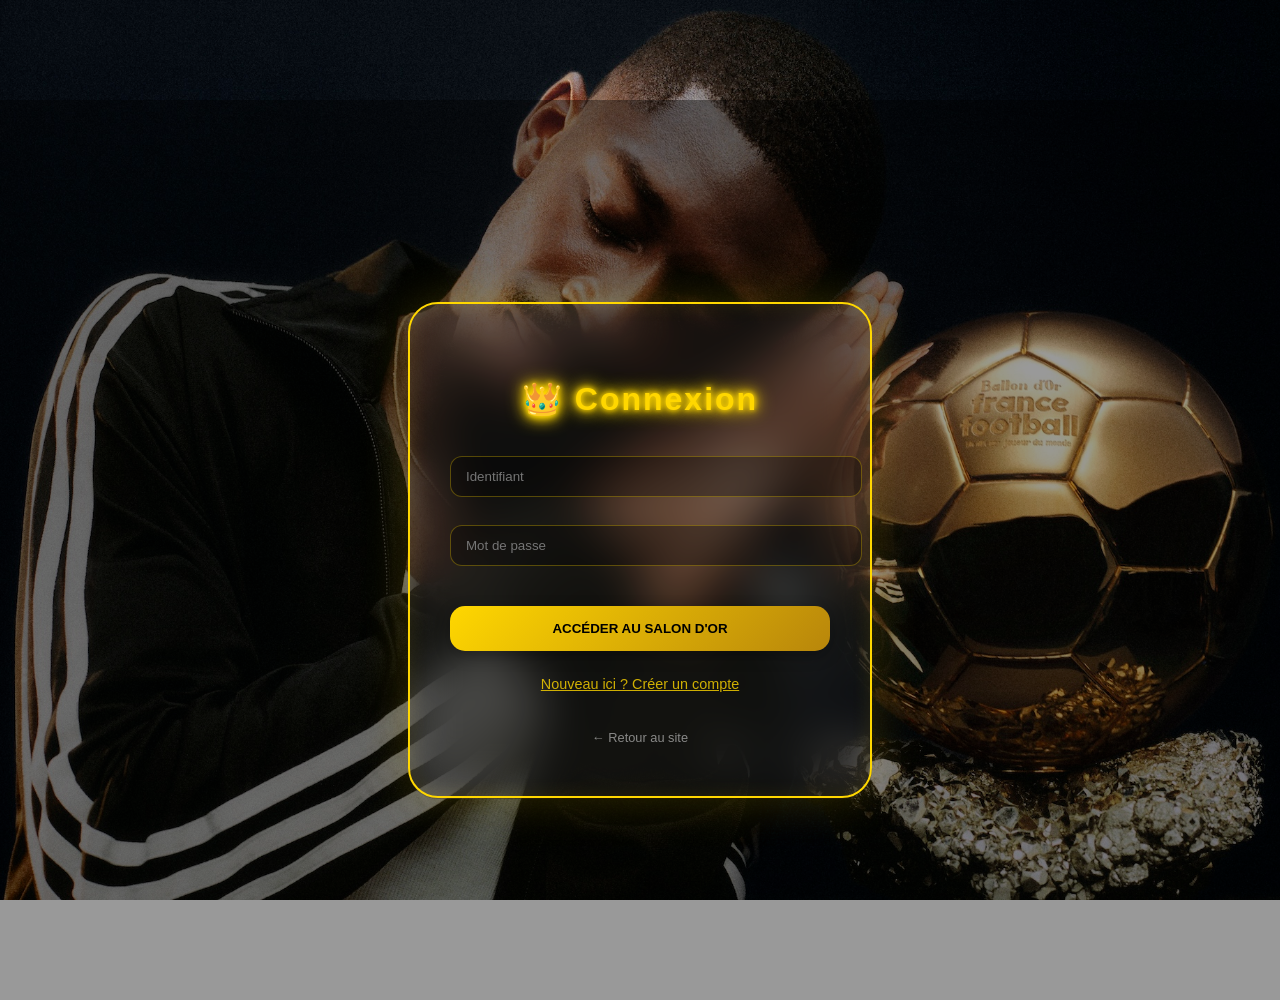
<file: auth.html>
<!DOCTYPE html>
<html lang="fr">
<head>
    <meta charset="UTF-8">
    <title>Accès Membre - Dembélé 2025</title>
    <link rel="stylesheet" href="style.css">
    <style>
        .auth-container {
            display: flex;
            justify-content: center;
            align-items: center;
            min-height: 100vh;
            background: rgba(0,0,0,0.4); /* Assombrit le fond pour faire ressortir la carte */
        }
        
        .auth-card {
            background: rgba(255, 255, 255, 0.05);
            backdrop-filter: blur(25px);
            -webkit-backdrop-filter: blur(25px);
            padding: 50px 40px;
            border-radius: 30px;
            border: 2px solid #FFD700;
            width: 380px;
            text-align: center;
            box-shadow: 0 0 50px rgba(255, 215, 0, 0.2), inset 0 0 20px rgba(255, 215, 0, 0.1);
            animation: cardSlideUp 0.8s cubic-bezier(0.2, 0.8, 0.2, 1);
        }

        @keyframes cardSlideUp {
            from { opacity: 0; transform: translateY(50px); }
            to { opacity: 1; transform: translateY(0); }
        }

        .auth-card h2 {
            font-size: 2rem;
            margin-bottom: 30px;
            letter-spacing: 2px;
        }

        .input-group {
            margin-bottom: 20px;
            text-align: left;
        }

        input {
            width: 100%;
            padding: 12px 15px;
            margin-top: 8px;
            border-radius: 12px;
            border: 1px solid rgba(255, 215, 0, 0.3);
            background: rgba(0, 0, 0, 0.3);
            color: #fff;
            font-family: 'Arial', sans-serif;
            transition: 0.3s;
        }

        input:focus {
            outline: none;
            border-color: #FFD700;
            box-shadow: 0 0 10px rgba(255, 215, 0, 0.4);
            background: rgba(0, 0, 0, 0.5);
        }

        .auth-btn {
            background: linear-gradient(135deg, #FFD700, #B8860B);
            color: #000;
            border: none;
            padding: 15px;
            border-radius: 15px;
            cursor: pointer;
            font-weight: 900;
            text-transform: uppercase;
            width: 100%;
            margin-top: 20px;
            transition: 0.3s;
            box-shadow: 0 5px 15px rgba(0,0,0,0.3);
        }

        .auth-btn:hover {
            transform: scale(1.03);
            box-shadow: 0 0 25px rgba(255, 215, 0, 0.6);
        }

        .toggle-link {
            margin-top: 25px;
            display: block;
            color: #FFD700;
            text-decoration: underline;
            cursor: pointer;
            font-size: 0.9rem;
            opacity: 0.8;
        }

        .toggle-link:hover { opacity: 1; }
    </style>
</head>
<body>
    <div class="auth-container">
        <div class="auth-card">
            <h2 id="auth-title">👑 Connexion</h2>
            <div class="input-group">
                <input type="text" id="username" placeholder="Identifiant" required>
            </div>
            <div class="input-group">
                <input type="password" id="password" placeholder="Mot de passe" required>
            </div>
            <button class="auth-btn" onclick="handleAuth()">Accéder au Salon d'Or</button>
            <span class="toggle-link" onclick="toggleMode()" id="toggle-text">Nouveau ici ? Créer un compte</span>
            <br>
            <a href="index.html" style="color: rgba(255,255,255,0.5); text-decoration: none; font-size: 0.8rem; margin-top: 20px; display: inline-block;">← Retour au site</a>
        </div>
    </div>

    <script>
        let isLoginMode = true;

        function toggleMode() {
            isLoginMode = !isLoginMode;
            document.getElementById('auth-title').innerText = isLoginMode ? "👑 Connexion" : "✨ Inscription";
            document.getElementById('toggle-text').innerText = isLoginMode ? "Nouveau ici ? Créer un compte" : "Déjà membre ? Se connecter";
            document.querySelector('.auth-btn').innerText = isLoginMode ? "Accéder au Salon d'Or" : "Rejoindre la Légende";
        }

        function handleAuth() {
            const user = document.getElementById('username').value;
            const pass = document.getElementById('password').value;

            if (!user || !pass) {
                alert("Veuillez remplir tous les champs !");
                return;
            }

            if (isLoginMode) {
                const storedPass = localStorage.getItem(user);
                if (storedPass && storedPass === pass) {
                    localStorage.setItem('currentUser', user);
                    window.location.href = 'index.html';
                } else {
                    alert("Identifiants incorrects...");
                }
            } else {
                localStorage.setItem(user, pass);
                alert("Compte créé avec succès !");
                toggleMode();
            }
        }
    </script>
</body>
</html>
</file>
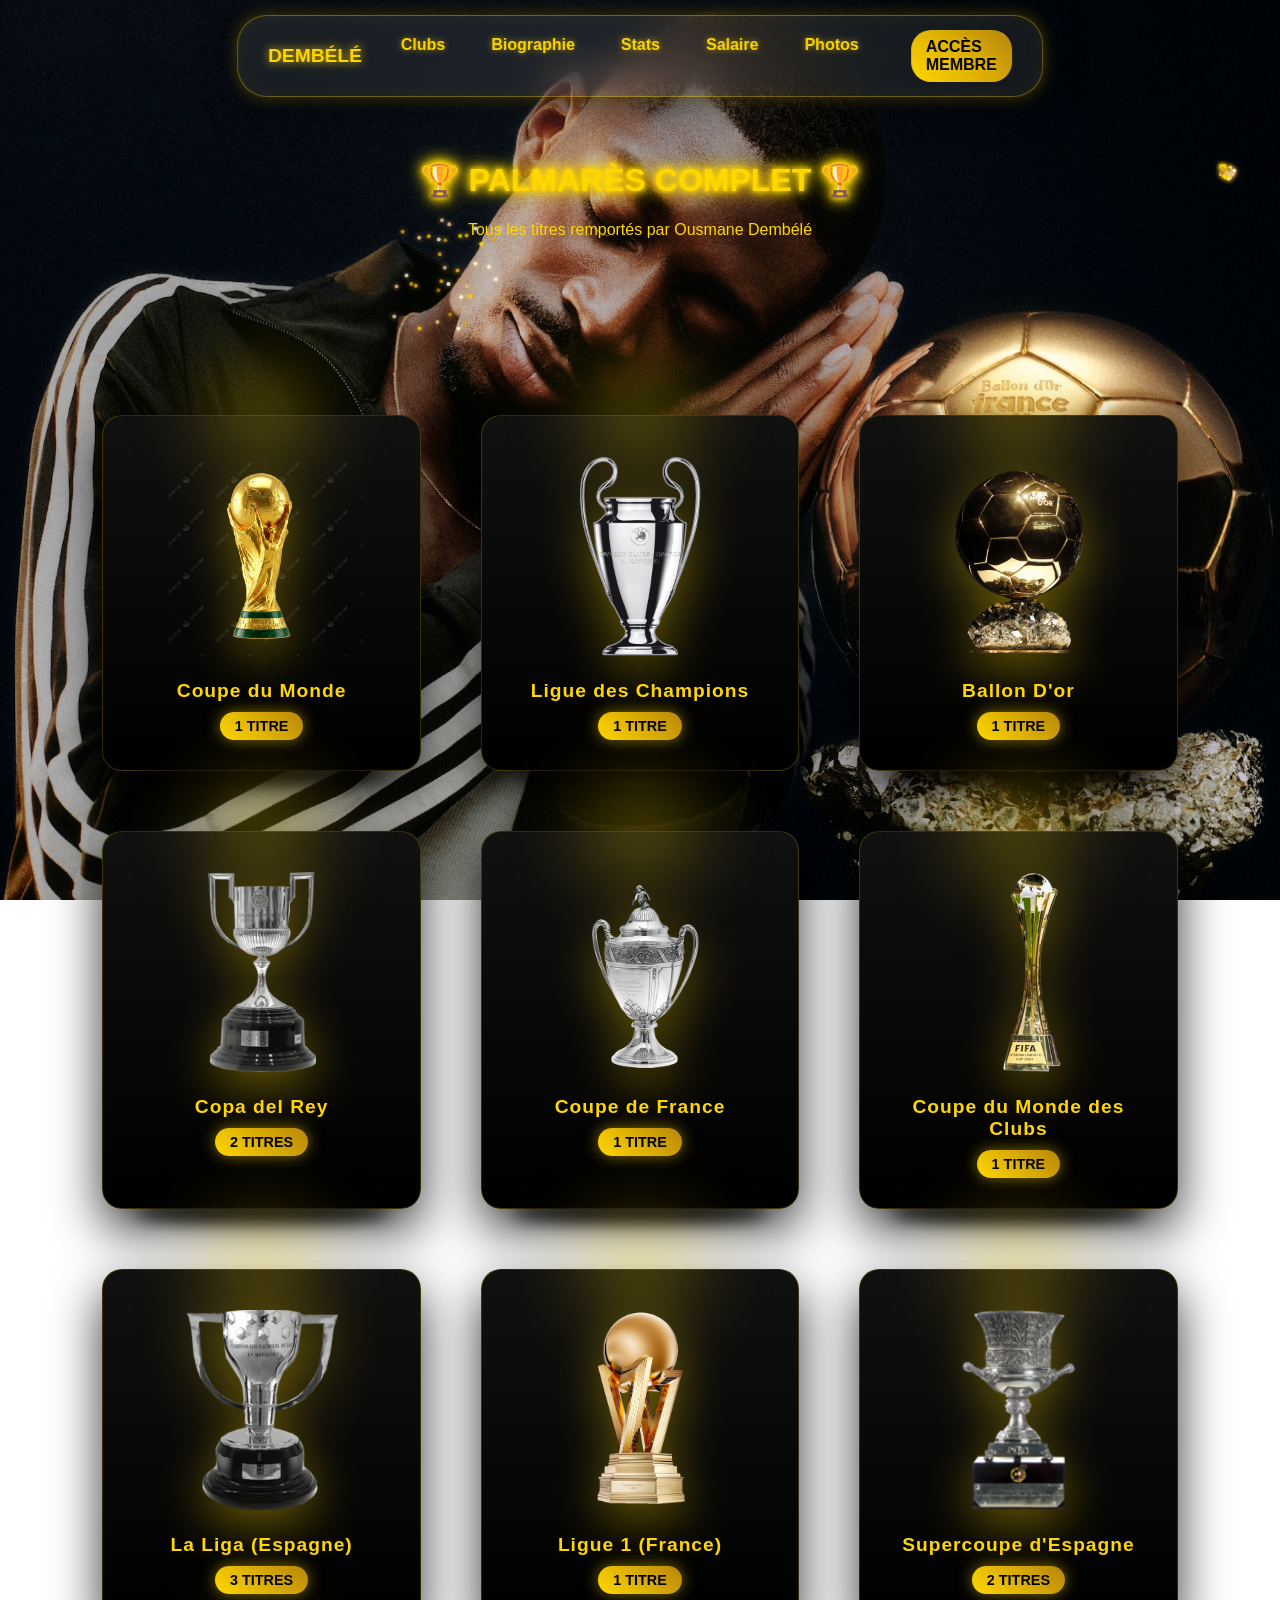
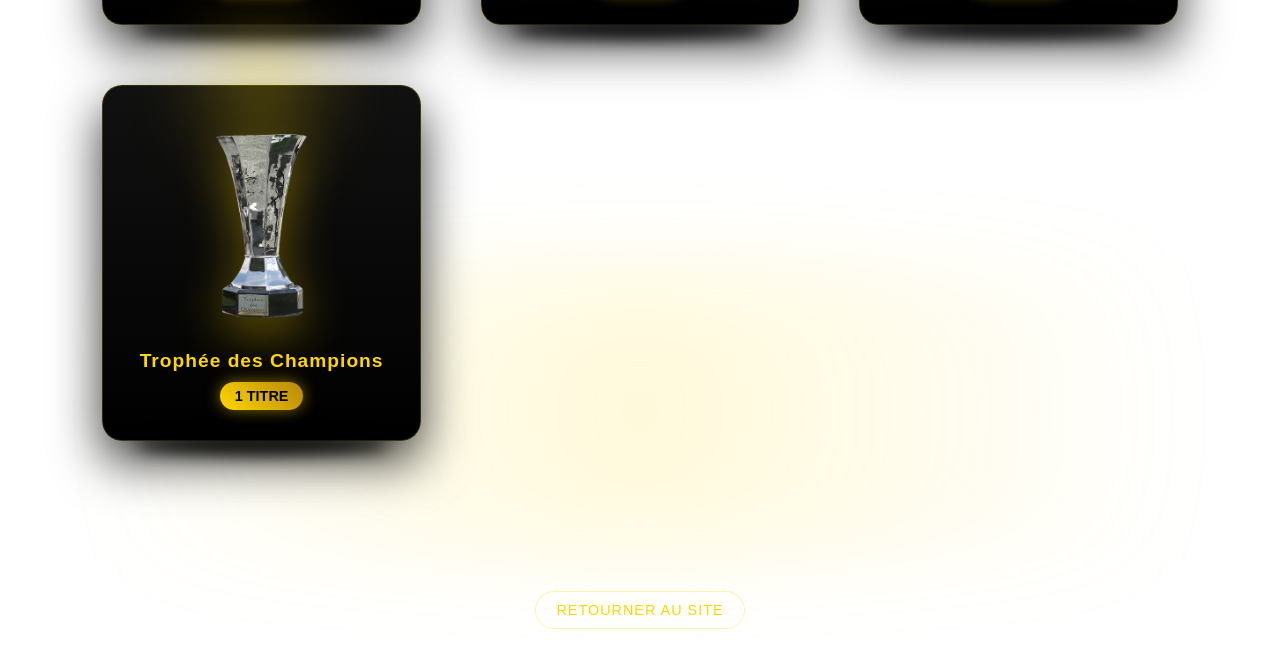
<file: trophees.html>
<!DOCTYPE html>
<html lang="fr">
<head>
    <meta charset="UTF-8">
    <meta name="viewport" content="width=device-width, initial-scale=1.0">
    <title>Palmarès Complet - Ousmane Dembélé</title>
    <link rel="stylesheet" href="style.css">
    <script src="java.js" defer></script>

</head>
<body>

    <header style="padding: 40px 20px; text-align: center;">
        <h1>🏆 PALMARÈS COMPLET 🏆</h1>
        <p>Tous les titres remportés par Ousmane Dembélé</p>
    </header>

    <div class="trophy-room">
        <div class="trophy-card">
            <img src="trophées/Coupe du monde.jpg" alt="Coupe du Monde">
            <div class="trophy-title">Coupe du Monde</div>
            <div class="trophy-count">1 TITRE</div>
        </div>

        <div class="trophy-card">
            <img src="trophées/ldc.jpg" alt="Ligue des Champions">
            <div class="trophy-title">Ligue des Champions</div>
            <div class="trophy-count">1 TITRE</div>
        </div>
		
		 <div class="trophy-card">
             <img src="trophées/Bo.jpg" alt="Coupe d'Allemagne">
            <div class="trophy-title">Ballon D'or </div>
            <div class="trophy-count">1 TITRE</div>
        </div>

        <div class="trophy-card">
            <img src="trophées/Coupe du Roi.jpg" alt="Coupe du Roi">
            <div class="trophy-title">Copa del Rey</div>
            <div class="trophy-count">2 TITRES</div>
        </div>

        <div class="trophy-card">
            <img src="trophées/Coupe de France.jpg" alt="Coupe de France">
            <div class="trophy-title">Coupe de France</div>
            <div class="trophy-count">1 TITRE</div>
        </div>
		

        <div class="trophy-card">
            <img src="trophées/Coupe intercontinentale de la FIFA.jpg" alt="Mondial des Clubs">
            <div class="trophy-title">Coupe du Monde des Clubs</div>
            <div class="trophy-count">1 TITRE</div>
        </div>

        <div class="trophy-card">
             <img src="trophées/Liga.jpg" alt="Coupe d'Allemagne">
            <div class="trophy-title">La Liga (Espagne)</div>
            <div class="trophy-count">3 TITRES</div>
        </div>

        <div class="trophy-card">
             <img src="trophées/ligue1.jpg" alt="Coupe d'Allemagne">
            <div class="trophy-title">Ligue 1 (France)</div>
            <div class="trophy-count">1 TITRE</div>
        </div>

        <div class="trophy-card">
             <img src="trophées/Supercoupe d'Espagne.jpg" alt="Coupe d'Allemagne">
            <div class="trophy-title">Supercoupe d'Espagne</div>
            <div class="trophy-count">2 TITRES</div>
        </div>

        <div class="trophy-card">
             <img src="trophées/Trophée des Champions.jpg" alt="Coupe d'Allemagne">
            <div class="trophy-title">Trophée des Champions</div>
            <div class="trophy-count">1 TITRE</div>
        </div>
		
    </div>

    <div style="text-align: center; margin: 40px;">
        <a href="index.html" class="social-link">RETOURNER AU SITE</a>
    </div>

</body>
</html>
</file>
<file: style.css>
/* =========================
   BASE & FOND D'ÉCRAN
========================= */
body {
  margin: 0;
  min-height: 100vh;
  background: url('fd.jpg') center / cover no-repeat fixed;
  font-family: 'Arial Black', sans-serif;
  color: #FFD700;
}

/* =========================
   TITRES
========================= */
h1, h2, h3, h4 {
  text-align: center;
  color: #FFD700;
  text-shadow:
    0 0 5px #FFD700,
    0 0 10px #FFD700,
    0 0 15px #FFD700,
    0 0 20px #FFD700;
}

/* =========================
   CONTENU DES CLUBS
========================= */
.content {
  display: flex;
  flex-wrap: wrap;
  justify-content: space-evenly;
  margin: 20px;
}

.image-text {
  display: flex;
  align-items: center;
  gap: 20px;
  margin: 20px;
  padding: 20px;
  background-color: rgba(0, 0, 0, 0.5);
  border-radius: 15px;
  box-shadow: 0 0 15px rgba(0, 0, 0, 0.5);
  transition: transform 0.3s ease, box-shadow 0.3s ease;
}

.image-text:hover {
  transform: scale(1.05);
  box-shadow: 0 0 20px rgba(255, 215, 0, 0.8);
}

/* =========================
   IMAGES
========================= */
img {
  border-radius: 15px;
  cursor: pointer;
  transition: transform 0.3s ease, box-shadow 0.3s ease;
}

img.club:hover {
  transform: scale(1.1) rotate(1deg);
  box-shadow: 0 0 50px gold;
}

/* =========================
   TEXTE DES CLUBS
========================= */
.text {
  font-size: 1.1rem;
  line-height: 1.5;
  color: #FFD700;
  text-shadow: 
    0 0 5px #FFD700,
    0 0 10px #FFD700,
    0 0 15px #FFD700;
}

/* =========================
   BIOGRAPHIE
========================= */
/* =========================
   BIOGRAPHIE – FLUENT / GLASS
========================= */
.bio {
  font-family: 'Arial', sans-serif;
  font-size: 1.1rem;
  line-height: 1.8;
  color: #FFD700;
  text-align: left;

  max-width: 850px;
  margin: 40px auto;
  padding: 30px;

  /* Effet glassmorphism */
  background: rgba(255, 255, 255, 0.08);
  backdrop-filter: blur(18px);
  -webkit-backdrop-filter: blur(18px);

  border-radius: 22px;
  border: 1px solid rgba(255, 215, 0, 0.35);

  box-shadow:
    0 0 30px rgba(0, 0, 0, 0.6),
    inset 0 0 20px rgba(255, 215, 0, 0.05);

  transition: transform 0.4s ease, box-shadow 0.4s ease;
}

/* Effet hover premium */
.bio:hover {
  transform: scale(1.02);
  box-shadow:
    0 0 45px rgba(0, 0, 0, 0.8),
    0 0 25px rgba(255, 215, 0, 0.6),
    inset 0 0 25px rgba(255, 215, 0, 0.1);
}

/* Paragraphes plus lisibles */
.bio p {
  margin-bottom: 18px;
  text-shadow:
    0 0 6px rgba(255, 215, 0, 0.5);
}


/* =========================
   RESPONSIVE
========================= */
@media (max-width: 768px) {
  .content {
    flex-direction: column;
    align-items: center;
  }

  img {
    width: 150px;
  }

  .bio {
    font-size: 1rem;
    margin: 15px;
  }
}

/* =========================
   INTRO ANIMATION SANS AUDIO
========================= */
#intro {
  position: fixed;
  inset: 0;
  background: black;
  display: flex;
  flex-direction: column;
  justify-content: center;
  align-items: center;
  z-index: 9999;
  animation: introFadeOut 1s ease forwards;
  animation-delay: 3s;
}

#intro h1 {
  font-size: 3rem;
  margin-bottom: 15px;
  color: gold;
  text-shadow: 0 0 20px gold;
  animation: zoomIn 1.5s ease;
}

#intro h2 {
  font-size: 1.8rem;
  color: #FFD700;
  opacity: 0;
  animation: fadeIn 1s ease forwards;
  animation-delay: 1.2s;
}

/* Animations */
@keyframes zoomIn {
  from {
    transform: scale(0.5);
    opacity: 0;
  }
  to {
    transform: scale(1);
    opacity: 1;
  }
}

@keyframes fadeIn {
  to {
    opacity: 1;
  }
}

@keyframes introFadeOut {
  to {
    opacity: 0;
    visibility: hidden;
  }
}

/* =========================
   PAILLETTES DORÉES SIMPLES
========================= */
.sparkles {
  position: absolute;
  inset: 0;
  pointer-events: none;
  overflow: visible;
}

.sparkles span {
  position: absolute;
  width: 5px;
  height: 5px;
  background: gold;
  border-radius: 50%;
  opacity: 0.9;
  animation: sparkle 1.5s ease-out infinite;
}

/* Position aléatoire et delay différent pour chaque paillette */
.sparkles span:nth-child(1)  { left: 10%;  top: 50%; animation-delay: 0s; }
.sparkles span:nth-child(2)  { left: 20%;  top: 60%; animation-delay: 0.2s; }
.sparkles span:nth-child(3)  { left: 30%;  top: 40%; animation-delay: 0.4s; }
.sparkles span:nth-child(4)  { left: 40%;  top: 50%; animation-delay: 0.6s; }
.sparkles span:nth-child(5)  { left: 50%;  top: 60%; animation-delay: 0.8s; }
.sparkles span:nth-child(6)  { left: 60%;  top: 40%; animation-delay: 1s; }
.sparkles span:nth-child(7)  { left: 70%;  top: 50%; animation-delay: 1.2s; }
.sparkles span:nth-child(8)  { left: 80%;  top: 60%; animation-delay: 1.4s; }
.sparkles span:nth-child(9)  { left: 90%;  top: 40%; animation-delay: 1.6s; }
.sparkles span:nth-child(10) { left: 50%;  top: 50%; animation-delay: 1.8s; }

/* Animation de “l’explosion” vers le haut */
@keyframes sparkle {
  0% {
    transform: translate(0,0) scale(1);
    opacity: 1;
  }
  50% {
    transform: translate(calc(-50px + 100px * var(--rand-x,0.5)), -80px) scale(1.5);
    opacity: 0.8;
  }
  100% {
    transform: translate(calc(-50px + 100px * var(--rand-x,0.5)), -160px) scale(0.5);
    opacity: 0;
  }
}

/* =========================
   PAILLETTES FEU D’ARTIFICE AVEC TRAÎNÉES
========================= */
.sparkle {
  position: absolute;
  border-radius: 50%;
  pointer-events: none;
  z-index: 10000;
  animation: sparkleTrail forwards;
  filter: drop-shadow(0 0 4px gold) drop-shadow(0 0 4px white);
}

@keyframes sparkleTrail {
  0% {
    transform: translate(0,0) scale(1) rotate(0deg);
    opacity: 1;
  }
  70% {
    opacity: 1;
  }
  100% {
    transform: translate(var(--x,0), var(--y,0)) scale(0.3) rotate(360deg);
    opacity: 0;
  }
}


#intro-fireworks {
  position: absolute;
  inset: 0;
  width: 100%;
  height: 100%;
  pointer-events: none; /* pas gêner les interactions */
  z-index: 1; /* derrière le texte */
}

.stats-card {
  margin: 60px auto;
  width: 420px;
  background: rgba(255, 255, 255, 0.08);
  backdrop-filter: blur(18px);
  border-radius: 22px;
  border: 1px solid rgba(255, 215, 0, 0.35);
  padding: 25px;
  box-shadow: 0 0 40px rgba(0, 0, 0, 0.7);
  color: #FFD700;
  text-align: center;
  animation: fadeIn 1.5s ease-in-out;
}

.stats-card h2 {
  margin-bottom: 20px;
  font-size: 1.6rem;
  text-shadow: 0 0 10px rgba(255, 215, 0, 0.6);
}

.stats-content {
  display: flex;
  flex-direction: column;
  gap: 10px;
}

.stat-line {
  display: flex;
  justify-content: space-between;
  padding: 8px 14px;
  background: rgba(0, 0, 0, 0.25);
  border-radius: 12px;
}

.stat-label {
  font-weight: 600;
}

.stat-value {
  font-weight: 800;
}

@keyframes fadeIn {
  from {
    opacity: 0;
    transform: translateY(20px);
  }
  to {
    opacity: 1;
    transform: translateY(0);
  }
}


/* =========================
   BANNIÈRE FLOTTANTE – FLUENT
========================= */
.floating-nav {
  position: fixed;
  top: 15px;
  left: 50%;
  transform: translateX(-50%);
  z-index: 10001;

  display: flex;
  align-items: center;
  gap: 25px;

  padding: 14px 30px;

  background: rgba(255, 255, 255, 0.08);
  backdrop-filter: blur(20px);
  -webkit-backdrop-filter: blur(20px);

  border-radius: 30px;
  border: 1px solid rgba(255, 215, 0, 0.35);

  box-shadow:
    0 0 40px rgba(0, 0, 0, 0.8),
    inset 0 0 20px rgba(255, 215, 0, 0.05);

  animation: navFadeIn 1.5s ease;
}

.nav-logo {
  font-weight: 900;
  font-size: 1.2rem;
  color: #FFD700;
  text-shadow: 0 0 10px gold;
  cursor: default;
}

.nav-links {
  list-style: none;
  display: flex;
  gap: 18px;
  padding: 0;
  margin: 0;
}

.nav-links li {
  cursor: pointer;
  font-weight: 700;
  color: #FFD700;
  padding: 6px 14px;
  border-radius: 20px;
  transition: all 0.3s ease;
  text-shadow: 0 0 6px rgba(255, 215, 0, 0.6);
}

.nav-links li:hover {
  background: rgba(255, 215, 0, 0.2);
  box-shadow: 0 0 15px rgba(255, 215, 0, 0.8);
  transform: scale(1.1);
}

/* Animation apparition */
@keyframes navFadeIn {
  from {
    opacity: 0;
    transform: translate(-50%, -20px);
  }
  to {
    opacity: 1;
    transform: translate(-50%, 0);
  }
}

/* Responsive */
@media (max-width: 768px) {
  .floating-nav {
    flex-direction: column;
    gap: 10px;
    padding: 16px 20px;
  }
}


/* =========================
   CINÉMATIQUE SECTIONS
========================= */
.cinematic-hidden {
  opacity: 0;
  transform: translateY(40px) scale(0.97);
  pointer-events: none;
  filter: blur(3px);
}

.cinematic-show {
  opacity: 1;
  transform: translateY(0) scale(1);
  pointer-events: auto;
  filter: blur(0);
  transition:
    opacity 1.2s ease,
    transform 1.2s cubic-bezier(0.22, 1, 0.36, 1),
    filter 1.2s ease;
}

/* =========================
   NAVBAR CINÉMATIQUE
========================= */
.nav-cinematic-hidden {
  opacity: 0;
  transform: translate(-50%, -40px) scale(0.95);
  pointer-events: none;
}

.nav-cinematic-show {
  opacity: 1;
  transform: translate(-50%, 0) scale(1);
  pointer-events: auto;
  transition:
    opacity 1s ease,
    transform 1s cubic-bezier(0.22, 1, 0.36, 1);
}

/* =========================
   NAVBAR - SCROLL ANIMATION
========================= */
.nav-hidden {
  opacity: 0;
  transform: translate(-50%, -25px);
  pointer-events: none;
  transition:
    opacity 0.4s ease,
    transform 0.4s ease;
}

/* =========================
   HALO DORÉ PULSÉ NAV
========================= */
.floating-nav {
  position: fixed;
  top: 15px;
  left: 50%;
  transform: translateX(-50%);
  z-index: 10001;
  display: flex;
  align-items: center;
  gap: 25px;
  padding: 14px 30px;

  background: rgba(255, 255, 255, 0.08);
  backdrop-filter: blur(20px);
  -webkit-backdrop-filter: blur(20px);

  border-radius: 30px;
  border: 1px solid rgba(255, 215, 0, 0.35);

  box-shadow:
    0 0 40px rgba(0, 0, 0, 0.8),
    0 0 15px rgba(255, 215, 0, 0.4),
    inset 0 0 20px rgba(255, 215, 0, 0.05);
}

.floating-nav:hover {
  box-shadow:
    0 0 50px rgba(255, 215, 0, 0.7),
    0 0 20px rgba(255, 215, 0, 0.5),
    inset 0 0 25px rgba(255, 215, 0, 0.1);
}

.nav-logo {
  font-weight: 900;
  font-size: 1.2rem;
  color: #FFD700;
  text-shadow: 0 0 10px gold;
  cursor: default;
}

.nav-links {
  list-style: none;
  display: flex;
  gap: 18px;
  padding: 0;
  margin: 0;
}

.nav-links li {
  cursor: pointer;
  font-weight: 700;
  color: #FFD700;
  padding: 6px 14px;
  border-radius: 20px;
  transition: all 0.3s ease;
  text-shadow: 0 0 6px rgba(255, 215, 0, 0.6);
}

.nav-links li:hover {
  background: rgba(255, 215, 0, 0.2);
  box-shadow: 0 0 15px rgba(255, 215, 0, 0.8);
  transform: scale(1.1);
}

/* Décalage global pour bannière flottante */
body {
  padding-top: 100px; /* hauteur de la bannière + petit espace */
}

/* Optionnelle : ajoute un léger décalage aux sections pour que ça ne colle pas */
.content,
.bio,
.stats-card,
.salary-info {
  margin-top: 20px;
}

.salary-card {
  margin: 60px auto;
  width: 420px;
  background: rgba(255, 255, 255, 0.08);
  backdrop-filter: blur(18px);
  -webkit-backdrop-filter: blur(18px);
  border-radius: 22px;
  border: 1px solid rgba(255, 215, 0, 0.35);
  padding: 25px;
  box-shadow: 0 0 40px rgba(0, 0, 0, 0.7);
  color: #FFD700;
  text-align: center;
  animation: fadeIn 1.5s ease-in-out;
  transition: transform 0.3s ease, box-shadow 0.3s ease;
}

.salary-card:hover {
  transform: scale(1.02);
  box-shadow:
    0 0 45px rgba(0, 0, 0, 0.8),
    0 0 25px rgba(255, 215, 0, 0.6),
    inset 0 0 25px rgba(255, 215, 0, 0.1);
}

.salary-card h2 {
  margin-bottom: 15px;
  font-size: 1.6rem;
  text-shadow: 0 0 10px rgba(255, 215, 0, 0.6);
}

.salary-card p {
  font-size: 1.2rem;
  line-height: 1.5;
  text-shadow: 0 0 6px rgba(255, 215, 0, 0.5);
}

/* =========================
   GRILLE DES CLUBS (OPTIMISÉE)
========================= */
.content {
  display: grid;
  /* Crée des colonnes automatiques de minimum 220px */
  grid-template-columns: repeat(auto-fit, minmax(220px, 1fr)); 
  gap: 30px;
  padding: 40px 10%;
  max-width: 1400px;
  margin: 0 auto;
}

.image-text {
  display: flex;
  flex-direction: column; /* Image au-dessus du texte */
  align-items: center;
  justify-content: center;
  text-align: center;
  
  /* Effet Glassmorphism poussé */
  background: rgba(255, 255, 255, 0.03);
  backdrop-filter: blur(12px);
  -webkit-backdrop-filter: blur(12px);
  border: 1px solid rgba(255, 215, 0, 0.2);
  border-radius: 20px;
  padding: 30px;
  
  /* Transition fluide pour l'animation */
  transition: all 0.4s cubic-bezier(0.175, 0.885, 0.32, 1.275);
}

/* Animation au survol d'une carte */
.image-text:hover {
  transform: translateY(-15px) scale(1.03);
  background: rgba(255, 215, 0, 0.08);
  border-color: #FFD700;
  box-shadow: 0 20px 40px rgba(0, 0, 0, 0.4), 
              0 0 20px rgba(255, 215, 0, 0.2);
}

.image-text img {
  border-radius: 15px;
  margin-bottom: 20px;
  transition: transform 0.3s ease;
  filter: drop-shadow(0 10px 15px rgba(0,0,0,0.3));
}

.image-text p {
  margin: 0;
  font-size: 1.1rem;
  color: #ffffff; /* Blanc pour une meilleure lisibilité sur le noir */
  text-shadow: none; /* On enlève l'effet néon ici pour que ce soit lisible */
}

.image-text b {
  color: #FFD700; /* Seules les dates restent en doré */
  display: block;
  margin-bottom: 5px;
}


/* =========================
   FOOTER STYLE
========================= --> */
.main-footer {
  margin-top: 100px;
  background: linear-gradient(to top, rgba(0,0,0,0.9), rgba(20,20,20,0.8));
  border-top: 2px solid #FFD700;
  padding: 50px 0 20px 0;
  color: white;
  backdrop-filter: blur(10px);
}

.footer-content {
  max-width: 1100px;
  margin: 0 auto;
  text-align: center;
}

.footer-logo {
  font-size: 1.8rem;
  font-weight: 900;
  letter-spacing: 2px;
  margin-bottom: 30px;
}

.footer-logo span {
  color: #FFD700;
  text-shadow: 0 0 10px rgba(255, 215, 0, 0.5);
}

.footer-socials {
  display: flex;
  justify-content: center;
  gap: 30px;
  margin-bottom: 40px;
}

.social-link {
  color: #FFD700;
  text-decoration: none;
  font-size: 0.9rem;
  text-transform: uppercase;
  letter-spacing: 1px;
  border: 1px solid rgba(255, 215, 0, 0.3);
  padding: 10px 20px;
  border-radius: 30px;
  transition: all 0.3s ease;
}

.social-link:hover {
  background: #FFD700;
  color: black;
  box-shadow: 0 0 20px rgba(255, 215, 0, 0.4);
}

.footer-bottom {
  border-top: 1px solid rgba(255, 255, 255, 0.1);
  padding-top: 20px;
  display: flex;
  justify-content: space-between;
  align-items: center;
  font-size: 0.8rem;
  opacity: 0.7;
  padding-inline: 20px;
}

#back-to-top {
  background: #FFD700;
  border: none;
  width: 40px;
  height: 40px;
  border-radius: 50%;
  cursor: pointer;
  font-weight: bold;
  transition: transform 0.3s ease;
}

#back-to-top:hover {
  transform: scale(1.2);
}

#goal {
    cursor: crosshair; /* Curseur en forme de cible sur le but */
    z-index: 5; /* Assure que le but capte le clic au-dessus du gardien */
}

#ball {
    pointer-events: none; /* Le ballon ne bloque plus le clic vers le but */
}


.trophy-btn {
  background: linear-gradient(45deg, #FFD700, #B8860B);
  color: black;
  padding: 15px 30px;
  border-radius: 50px;
  text-decoration: none;
  font-weight: bold;
  font-size: 1.2rem;
  box-shadow: 0 0 20px rgba(255, 215, 0, 0.5);
  transition: 0.3s;
}
.trophy-btn:hover { transform: scale(1.1); box-shadow: 0 0 40px gold; }

/* =====================================
   SALLE DES TROPHÉES – VERSION MUSÉE
===================================== */

.trophy-room {
    display: grid;
    grid-template-columns: repeat(auto-fit, minmax(260px, 1fr));
    gap: 60px;
    padding: 120px 8%;
    max-width: 1600px;
    margin: 0 auto;
    position: relative;
}

/* Sol sombre */
.trophy-room::before {
    content: "";
    position: absolute;
    bottom: 0;
    left: -10%;
    width: 120%;
    height: 300px;
    background: radial-gradient(circle at center, rgba(255,215,0,0.15), transparent 70%);
    filter: blur(40px);
    z-index: 0;
}

/* Carte transformée en socle */
.trophy-card {
    position: relative;
    background: linear-gradient(to bottom, #111, #000);
    border-radius: 20px;
    padding: 40px 20px 30px;
    text-align: center;
    overflow: visible;
    transition: 0.6s cubic-bezier(0.22, 1, 0.36, 1);
    border: 1px solid rgba(255,215,0,0.2);
    box-shadow: 
        0 20px 50px rgba(0,0,0,0.8);
    transform: translateY(40px);
    opacity: 0;
    animation: trophyReveal 0.8s forwards;
}

/* Animation apparition */
@keyframes trophyReveal {
    to {
        transform: translateY(0);
        opacity: 1;
    }
}

/* Spot lumineux au-dessus */
.trophy-card::before {
    content: "";
    position: absolute;
    top: -60px;
    left: 50%;
    transform: translateX(-50%);
    width: 150px;
    height: 120px;
    background: radial-gradient(circle, rgba(255,215,0,0.6), transparent 70%);
    filter: blur(40px);
    z-index: -1;
}

/* Effet socle */
.trophy-card::after {
    content: "";
    position: absolute;
    bottom: -15px;
    left: 50%;
    transform: translateX(-50%);
    width: 80%;
    height: 20px;
    background: rgba(0,0,0,0.9);
    border-radius: 50%;
    filter: blur(8px);
}

/* Image trophée */
.trophy-card img {
    height: 200px;
    object-fit: contain;
    margin-bottom: 20px;
    transition: transform 0.5s ease;
    filter: drop-shadow(0 15px 25px rgba(255,215,0,0.4));
}


/* Titre */
.trophy-title {
    font-size: 1.2rem;
    color: #FFD700;
    font-weight: 900;
    letter-spacing: 1px;
    margin-bottom: 10px;
}

/* Badge */
.trophy-count {
    display: inline-block;
    padding: 6px 15px;
    border-radius: 30px;
    font-size: 0.9rem;
    font-weight: 900;
    background: linear-gradient(45deg, #FFD700, #B8860B);
    color: black;
    box-shadow: 0 0 15px rgba(255,215,0,0.5);
}


.site-background-simulator {
    background-color: #0c0e12; /* Fond très sombre comme le site */
    background-image: radial-gradient(circle at center, #1a202c 0%, #0c0e12 100%);
    min-height: 100vh;
    display: flex;
    justify-content: center;
    align-items: center;
    padding: 20px;
}

/* --- La Carte de Salaire (Cœur du design) --- */
.salary-card {
    /* Fond semi-transparent et flou pour l'effet de verre, avec bordure dorée */
    background: rgba(26, 32, 44, 0.7);
    border: 1px solid #d4af37; /* Couleur dorée de base */
    border-radius: 12px;
    padding: 30px;
    width: 450px;
    box-shadow: 0 4px 15px rgba(0, 0, 0, 0.4), 
                0 0 10px rgba(212, 175, 55, 0.3); /* Lueur dorée subtile */
    backdrop-filter: blur(5px);
    transition: all 0.3s ease;
}

/* Bordure lumineuse au survol */
.salary-card:hover {
    border-color: #f6e05e; /* Doré plus éclatant au survol */
    box-shadow: 0 4px 15px rgba(0, 0, 0, 0.4), 
                0 0 20px rgba(212, 175, 55, 0.6); /* Lueur dorée intense */
    transform: translateY(-5px);
}

/* --- Titre et Icône (Texte Or) --- */
.salary-card h2 {
    color: #f6e05e; /* Appliquer la couleur dorée au titre */
    font-family: 'Montserrat', 'Inter', 'Futura', sans-serif; /* Police sans empattement */
    font-weight: 700;
    font-size: 1.5rem;
    margin-top: 0;
    margin-bottom: 15px;
    display: flex;
    align-items: center;
}

.euro-icon {
    color: #f6e05e; /* Icône dorée */
    margin-right: 12px;
    font-size: 1.2rem;
}

.title-text {
    border-bottom: 2px solid #f6e05e; /* Ligne de soulignement dorée */
    padding-bottom: 4px;
}

/* --- Paragraphe (Texte Or) --- */
.salary-card p {
    color: #d4af37; /* Appliquer la couleur dorée au paragraphe */
    font-family: 'Montserrat', 'Inter', 'Futura', sans-serif;
    font-weight: 400;
    font-size: 0.9rem;
    line-height: 1.6;
    margin-bottom: 25px;
}

/* --- Conteneur et lignes de valeurs --- */
.salary-values {
    display: flex;
    flex-direction: column;
    gap: 15px;
}

.salary-row {
    background: rgba(45, 55, 72, 0.5); /* Fond de ligne plus sombre */
    border: 1px solid #d4af37; /* Bordure dorée lumineuse pour les lignes */
    border-radius: 8px;
    padding: 12px 20px;
    display: flex;
    justify-content: space-between;
    align-items: center;
    transition: background 0.2s ease;
}

.salary-row:hover {
    background: rgba(74, 85, 104, 0.6);
}

.period {
    color: #d4af37; /* Appliquer la couleur dorée au texte de la période */
    font-family: 'Montserrat', sans-serif;
    font-size: 0.8rem;
    font-weight: 500;
}

.salary-amount {
    color: #f6e05e; /* Texte des montants en doré vif */
    font-family: 'Futura Bold', 'Montserrat Bold', sans-serif; /* Police grasse/moderne */
    font-size: 1.1rem;
    font-weight: 800;
    letter-spacing: 0.5px;
}

.site-background-simulator {
    background-color: #0c0e12; /* Fond très sombre comme le site */
    background-image: radial-gradient(circle at center, #1a202c 0%, #0c0e12 100%);
    min-height: 100vh;
    display: flex;
    justify-content: center;
    align-items: center;
    padding: 20px;
}

/* --- La Carte de Salaire (Cœur du design) --- */
.salary-card {
    /* Fond semi-transparent et flou pour l'effet de verre, avec bordure dorée */
    background: rgba(26, 32, 44, 0.7);
    border: 1px solid #d4af37; /* Couleur dorée de base */
    border-radius: 12px;
    padding: 40px; /* Augmenté pour donner plus d'espace au texte plus grand */
    width: 550px; /* Légèrement élargi pour les grands chiffres */
    box-shadow: 0 4px 15px rgba(0, 0, 0, 0.4), 
                0 0 10px rgba(212, 175, 55, 0.3); /* Lueur dorée subtile */
    backdrop-filter: blur(5px);
    transition: all 0.3s ease;
    text-align: center; /* Centrer tout le texte */
}

/* Bordure lumineuse au survol */
.salary-card:hover {
    border-color: #f6e05e; /* Doré plus éclatant au survol */
    box-shadow: 0 4px 15px rgba(0, 0, 0, 0.4), 
                0 0 20px rgba(212, 175, 55, 0.6); /* Lueur dorée intense */
    transform: translateY(-5px);
}

/* --- Titre et Icône (Texte Or Très Gros) --- */
.salary-card h2 {
    color: #f6e05e; /* Couleur dorée */
    font-family: 'Montserrat', 'Inter', 'Futura', sans-serif; /* Police sans empattement */
    font-weight: 900; /* Extra gras */
    font-size: 2.2rem; /* Beaucoup plus gros */
    margin-top: 0;
    margin-bottom: 20px;
    display: flex;
    justify-content: center; /* Centrer le contenu du titre */
    align-items: center;
}

.euro-icon {
    color: #f6e05e; /* Icône dorée */
    margin-right: 15px;
    font-size: 1.8rem; /* Icône plus grosse */
}

.title-text {
    border-bottom: 3px solid #f6e05e; /* Ligne de soulignement dorée plus épaisse */
    padding-bottom: 6px;
}

/* --- Paragraphe (Texte Or Plus Gros) --- */
.salary-card p {
    color: #d4af37; /* Couleur dorée */
    font-family: 'Montserrat', 'Inter', 'Futura', sans-serif;
    font-weight: 700; /* Gras */
    font-size: 1.1rem; /* Plus gros */
    line-height: 1.6;
    margin-bottom: 35px;
    opacity: 0.9;
}

/* --- Conteneur et lignes de valeurs --- */
.salary-values {
    display: flex;
    flex-direction: column;
    gap: 20px; /* Plus d'espace entre les lignes */
}

.salary-row {
    background: rgba(45, 55, 72, 0.5); /* Fond de ligne plus sombre */
    border: 1px solid #d4af37; /* Bordure dorée lumineuse pour les lignes */
    border-radius: 8px;
    padding: 20px 30px; /* Plus d'espace intérieur */
    display: flex;
    justify-content: space-between;
    align-items: center;
    transition: background 0.2s ease;
}

.salary-row:hover {
    background: rgba(74, 85, 104, 0.6);
}

.period {
    color: #d4af37; /* Couleur dorée pour la période */
    font-family: 'Montserrat', sans-serif;
    font-size: 1.1rem; /* Plus gros */
    font-weight: 700; /* Gras */
}

.salary-amount {
    color: #f6e05e; /* Texte des montants en doré vif */
    font-family: 'Futura Bold', 'Montserrat Bold', sans-serif; /* Police grasse/moderne */
    font-size: 1.6rem; /* Beaucoup plus gros */
    font-weight: 900; /* Extra gras pour les chiffres */
    letter-spacing: 0.5px;
}

/* =========================
   GALERIE INTERACTIVE
========================= */
.gallery-container {
  display: grid;
  grid-template-columns: repeat(auto-fit, minmax(200px, 1fr));
  gap: 20px;
  max-width: 1000px;
  margin: 40px auto;
  padding: 0 20px;
}

.gallery-item {
  width: 100%;
  height: 200px;
  object-fit: cover;
  border-radius: 15px;
  cursor: pointer;
  border: 2px solid rgba(255, 215, 0, 0.3);
  transition: all 0.4s ease;
}

.gallery-item:hover {
  transform: scale(1.05);
  border-color: #FFD700;
  box-shadow: 0 0 20px rgba(255, 215, 0, 0.6);
}

/* Lightbox (Plein écran) */
.lightbox {
  display: none;
  position: fixed;
  z-index: 20002;
  padding-top: 60px;
  left: 0;
  top: 0;
  width: 100%;
  height: 100%;
  background-color: rgba(0, 0, 0, 0.9);
  backdrop-filter: blur(10px);
}

.lightbox-content {
  margin: auto;
  display: block;
  max-width: 90%;
  max-height: 80vh;
  border-radius: 10px;
  box-shadow: 0 0 40px rgba(255, 215, 0, 0.4);
  animation: zoomIn 0.5s ease;
}

@keyframes zoomIn {
  from {transform: scale(0.8); opacity: 0;}
  to {transform: scale(1); opacity: 1;}
}

.close-lightbox {
  position: absolute;
  top: 20px;
  right: 40px;
  color: #FFD700;
  font-size: 50px;
  font-weight: bold;
  cursor: pointer;
  transition: 0.3s;
}

.close-lightbox:hover {
  color: white;
  transform: scale(1.2);
}

/* =========================
   QUIZ & SOCIAL (CARTES)
========================= */
.quiz-card, .social-card {
  margin: 40px auto 80px auto;
  max-width: 800px;
  background: rgba(255, 255, 255, 0.05);
  backdrop-filter: blur(15px);
  -webkit-backdrop-filter: blur(15px);
  border-radius: 22px;
  border: 1px solid rgba(255, 215, 0, 0.35);
  padding: 40px;
  text-align: center;
  box-shadow: 0 0 40px rgba(0, 0, 0, 0.7);
}

.options-grid {
  display: grid;
  grid-template-columns: 1fr 1fr;
  gap: 15px;
  margin-top: 25px;
}

.quiz-btn {
  background: rgba(0, 0, 0, 0.6);
  color: white;
  border: 1px solid #FFD700;
  padding: 15px;
  border-radius: 12px;
  font-size: 1.1rem;
  font-family: 'Arial Black', sans-serif;
  cursor: pointer;
  transition: all 0.3s ease;
}

.quiz-btn:hover {
  background: rgba(255, 215, 0, 0.2);
  box-shadow: 0 0 15px rgba(255, 215, 0, 0.5);
  transform: translateY(-3px);
  color: #FFD700;
}

@media (max-width: 600px) {
  .options-grid { grid-template-columns: 1fr; }
}

/* =========================
   SECTION GALERIE PHOTOS
========================= */
#galerie-photos {
  padding: 60px 20px;
  background: rgba(0, 0, 0, 0.2);
  border-radius: 40px;
  margin: 50px 20px;
  border-top: 1px solid rgba(255, 215, 0, 0.2);
}

.gallery-container {
  display: grid;
  grid-template-columns: repeat(auto-fit, minmax(300px, 1fr));
  gap: 25px;
  max-width: 1200px;
  margin: 40px auto;
}

.photo-card {
  position: relative;
  overflow: hidden;
  border-radius: 20px;
  border: 2px solid rgba(255, 215, 0, 0.3);
  height: 400px; /* Hauteur fixe pour l'harmonie */
  transition: all 0.4s cubic-bezier(0.175, 0.885, 0.32, 1.275);
  cursor: pointer;
}

.photo-card img {
  width: 100%;
  height: 100%;
  object-fit: cover; /* Recadre l'image pour remplir le cadre */
  transition: transform 0.6s ease;
}

.photo-card:hover {
  transform: scale(1.03);
  border-color: #FFD700;
  box-shadow: 0 15px 40px rgba(255, 215, 0, 0.4);
}

.photo-card:hover img {
  transform: scale(1.1); /* Effet de zoom sur l'image */
}

/* Cache le débordement de la bannière */
.banner-container {
    width: 100%;
    overflow: hidden;
    padding: 40px 0;
    background: rgba(0, 0, 0, 0.3);
    position: relative;
}

/* Le conteneur qui défile */
.banner-scroll {
    display: flex;
    width: calc(250px * 12); /* Largeur d'une carte * nombre total d'images */
    animation: scrollBanner 20s linear infinite;
}

/* Style des cartes dans la bannière */
.banner-scroll .photo-card {
    width: 250px;
    height: 350px;
    flex-shrink: 0;
    margin: 0 15px;
    border-radius: 15px;
    border: 2px solid rgba(255, 215, 0, 0.3);
    overflow: hidden;
    transition: transform 0.3s ease;
}

.banner-scroll .photo-card img {
    width: 100%;
    height: 100%;
    object-fit: cover;
}

/* Pause l'animation au survol pour mieux regarder une photo */
.banner-container:hover .banner-scroll {
    animation-play-state: paused;
}

/* L'animation mathématique : on décale de la moitié de la largeur totale */
@keyframes scrollBanner {
    0% {
        transform: translateX(0);
    }
    100% {
        transform: translateX(calc(-250px * 6 - 30px * 6)); /* Décale de 6 photos + marges */
    }
}

.banner-controls {
    text-align: center;
    margin-bottom: 20px;
}

.dir-btn {
    background: rgba(255, 215, 0, 0.1);
    color: #FFD700;
    border: 1px solid #FFD700;
    padding: 10px 20px;
    margin: 0 10px;
    border-radius: 20px;
    cursor: pointer;
    font-family: 'Arial Black', sans-serif;
    transition: 0.3s;
}

.dir-btn:hover {
    background: #FFD700;
    color: black;
}

.banner-container {
    width: 100%;
    overflow: hidden;
    padding: 30px 0;
    background: rgba(0, 0, 0, 0.3);
}

.banner-scroll {
    display: flex;
    width: max-content;
    /* Direction par défaut */
    animation: scrollLeft 25s linear infinite;
}

/* Les deux animations possibles */
@keyframes scrollLeft {
    0% { transform: translateX(0); }
    100% { transform: translateX(calc(-280px * 6)); } /* 250px + 30px de margin */
}

@keyframes scrollRight {
    0% { transform: translateX(calc(-280px * 6)); }
    100% { transform: translateX(0); }
}

.banner-scroll .photo-card {
    width: 250px;
    height: 350px;
    margin: 0 15px;
    flex-shrink: 0;
    border-radius: 15px;
    border: 2px solid rgba(255, 215, 0, 0.3);
    overflow: hidden;
}

.banner-scroll .photo-card img {
    width: 100%;
    height: 100%;
    object-fit: cover;
}

/* On désactive l'animation par défaut */
.banner-scroll {
    display: flex;
    width: max-content;
    animation: none; /* Pas de mouvement au départ */
}

/* Classe ajoutée par JS pour lancer le mouvement */
.banner-scroll.active {
    animation-duration: 25s;
    animation-timing-function: linear;
    animation-iteration-count: infinite;
}

/* Les deux types d'animations */
@keyframes scrollLeft {
    0% { transform: translateX(0); }
    100% { transform: translateX(calc(-280px * 6)); }
}

@keyframes scrollRight {
    0% { transform: translateX(calc(-280px * 6)); }
    100% { transform: translateX(0); }
}

/* Style des boutons pour les rendre plus visibles */
.banner-controls {
    display: flex;
    justify-content: center;
    gap: 15px;
    margin-bottom: 30px;
}

.banner-container {
    width: 100%;
    overflow: hidden;
    padding: 30px 0;
    background: rgba(0, 0, 0, 0.4);
    cursor: grab;
}

.banner-scroll {
    display: flex;
    width: max-content;
    /* transition: transform est géré par le JS pour plus de précision */
    will-change: transform; 
    transform: translateX(0);
}

.photo-card {
    width: 250px;
    height: 350px;
    margin: 0 15px;
    flex-shrink: 0;
    border-radius: 15px;
    box-shadow: 0 10px 20px rgba(0,0,0,0.5);
    pointer-events: none; /* Évite les bugs de sélection d'image */
}

.photo-card img {
    width: 100%;
    height: 100%;
    object-fit: cover;
    border-radius: 15px;
}

.dir-btn {
    background: transparent;
    border: 2px solid #FFD700;
    color: #FFD700;
    padding: 10px 25px;
    border-radius: 50px;
    cursor: pointer;
    font-weight: bold;
    transition: 0.2s;
}

.dir-btn:hover {
    background: #FFD700;
    color: #000;
}

/* Boutons de contrôle */
.banner-controls {
    text-align: center;
    margin-bottom: 20px;
}

.dir-btn {
    background: rgba(0, 0, 0, 0.7);
    color: #FFD700;
    border: 2px solid #FFD700;
    padding: 10px 20px;
    margin: 0 10px;
    border-radius: 30px;
    cursor: pointer;
    font-weight: bold;
    transition: 0.3s;
}

.dir-btn:hover {
    background: #FFD700;
    color: black;
}

/* Conteneur de la bannière */
.banner-container {
    width: 100%;
    overflow: hidden; /* Cache ce qui dépasse à droite */
    padding: 20px 0;
    background: rgba(0, 0, 0, 0.2);
}

.banner-scroll {
    display: flex;
    gap: 20px; /* Espace entre les photos */
    width: max-content; /* S'adapte au contenu pour éviter le vide */
    will-change: transform;
}

.photo-card {
    width: 250px;
    height: 350px;
    flex-shrink: 0;
    border-radius: 15px;
    border: 2px solid #FFD700;
    overflow: hidden;
    box-shadow: 0 10px 20px rgba(0,0,0,0.5);
}

.photo-card img {
    width: 100%;
    height: 100%;
    object-fit: cover;
}

.fut-card {
    width: 250px;
    height: 400px;
    background: linear-gradient(135deg, #FFD700 0%, #B8860B 50%, #8B6508 100%);
    border-radius: 10px;
    position: relative;
    color: black;
    clip-path: polygon(10% 0%, 90% 0%, 100% 15%, 100% 85%, 50% 100%, 0% 85%, 0% 15%);
    transition: 0.5s;
}
.fut-card:hover { transform: scale(1.05) rotateY(10deg); box-shadow: 0 0 30px #FFD700; }
.fut-header { position: absolute; left: 25px; top: 40px; font-weight: bold; }
.rating { font-size: 35px; }
.player-img { width: 180px; position: absolute; bottom: 120px; right: 0; }
.player-name { position: absolute; bottom: 85px; width: 100%; text-align: center; font-weight: bold; font-size: 22px; border-bottom: 1px solid rgba(0,0,0,0.2); }
.stats-grid { position: absolute; bottom: 25px; display: grid; grid-template-columns: 1fr 1fr; width: 100%; padding: 0 30px; font-size: 14px; }
.stats-grid span { font-weight: bold; }
</file>
